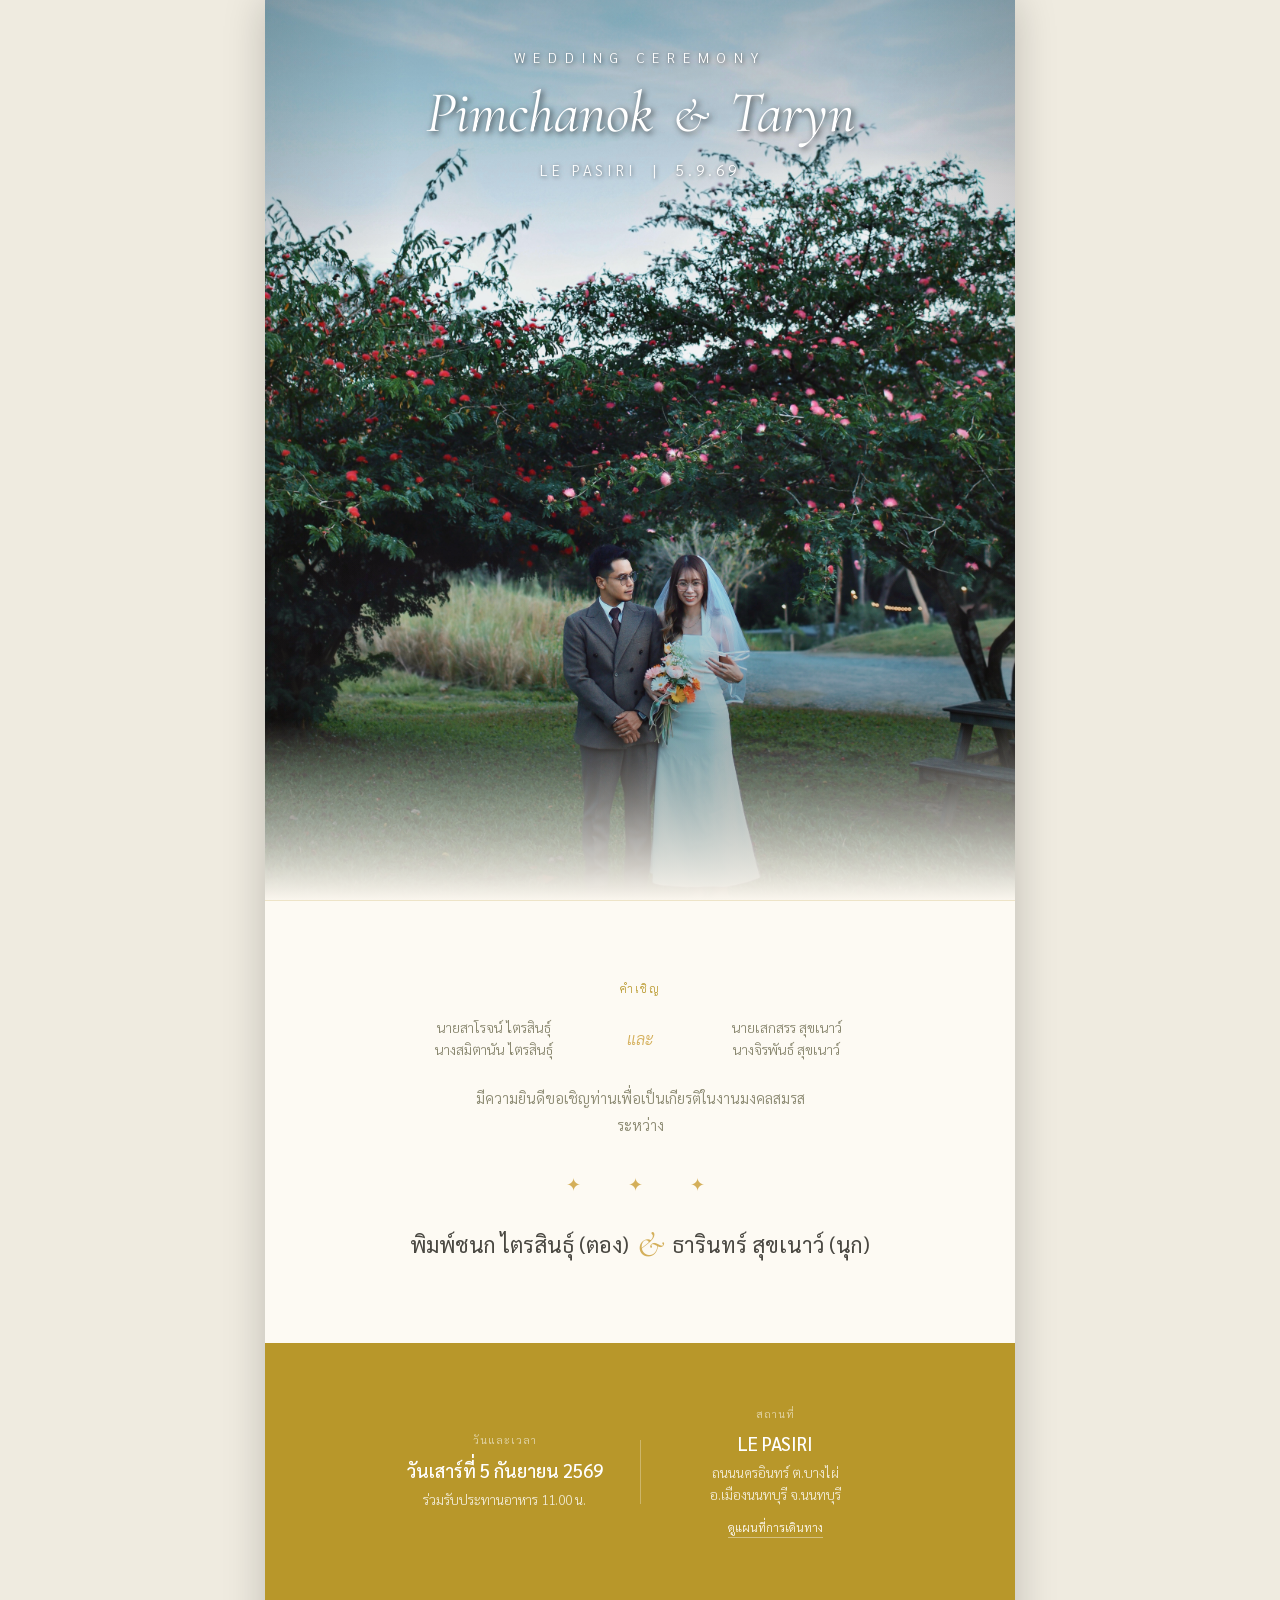
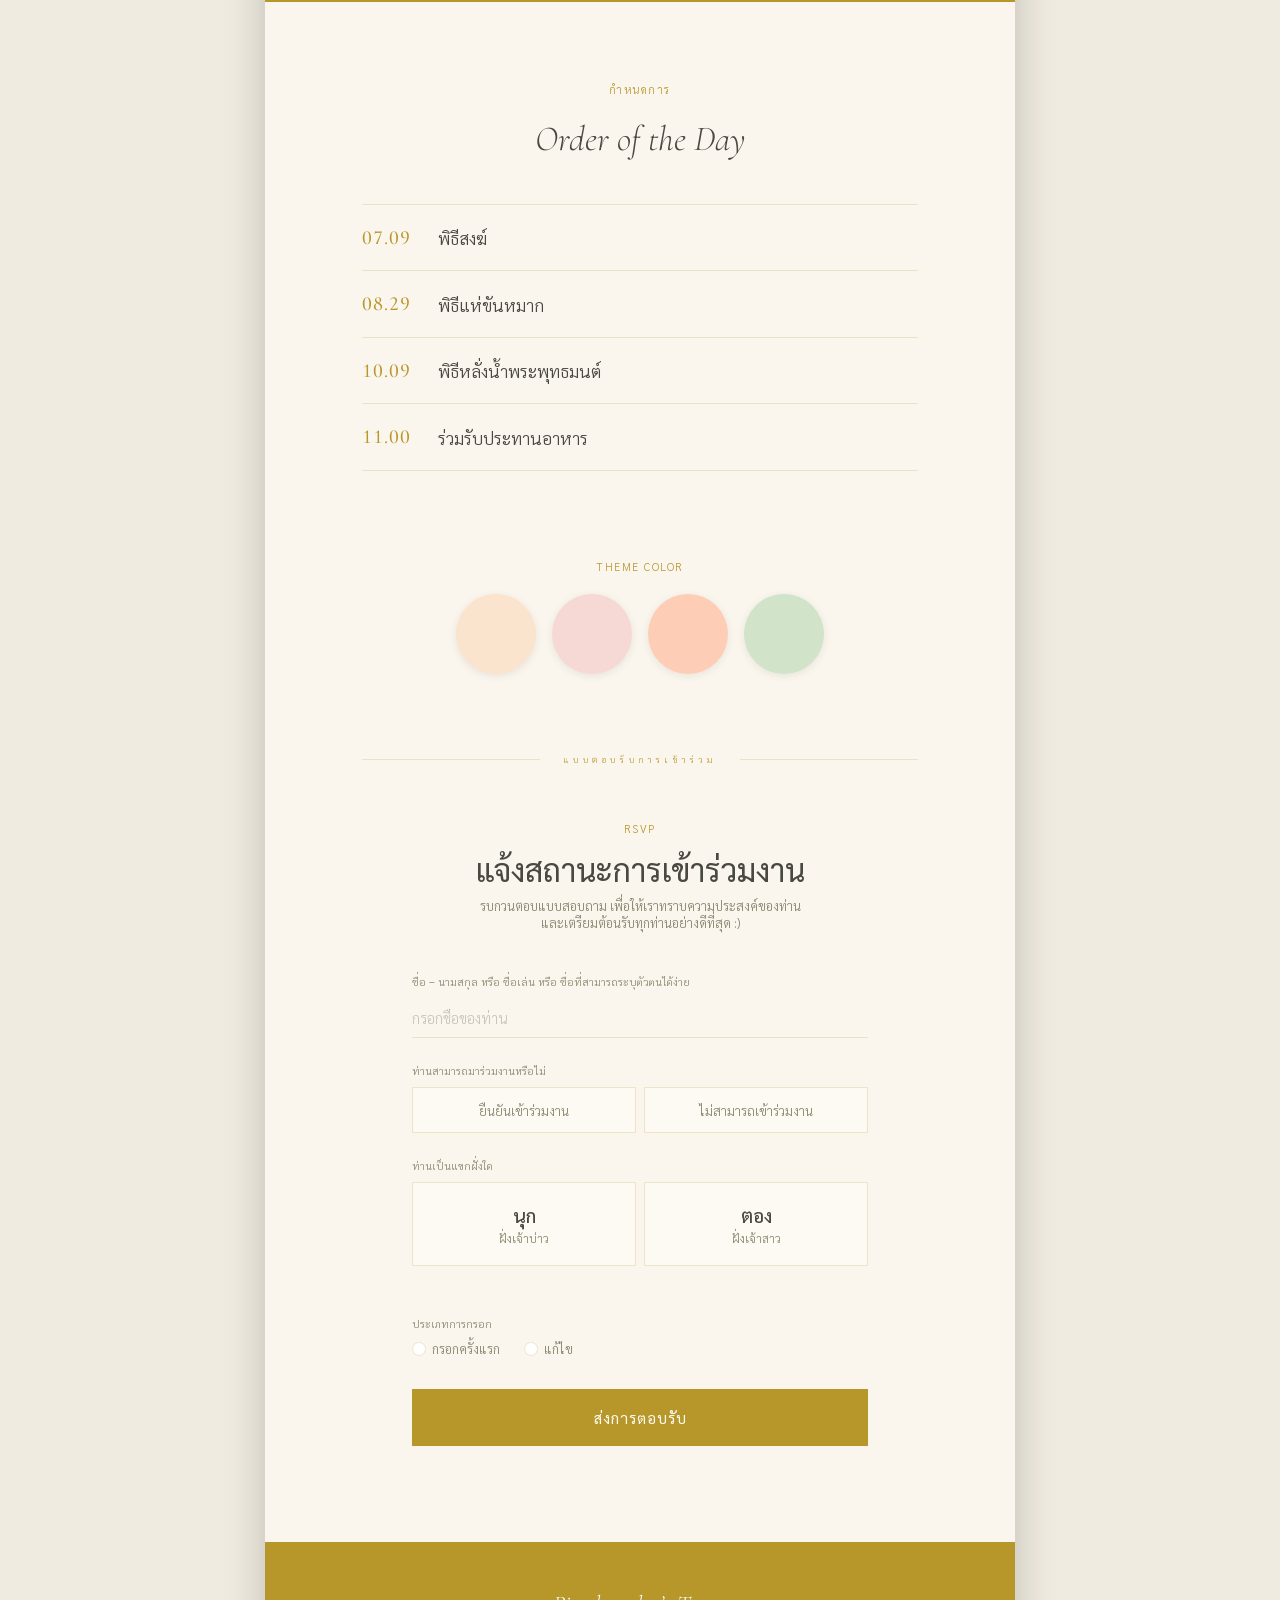
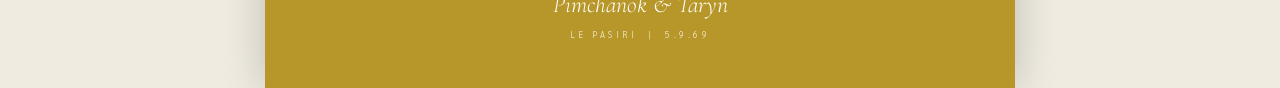
<file: index.html>
<!DOCTYPE html>
<html lang="th">
<head>
<meta charset="UTF-8">
<meta name="viewport" content="width=device-width, initial-scale=1.0">
<title>Pimchanok & Taryn — 5 September 2569</title>
<link rel="preconnect" href="https://fonts.googleapis.com">
<link rel="preconnect" href="https://fonts.gstatic.com" crossorigin>
<link href="https://fonts.googleapis.com/css2?family=Cormorant+Garamond:ital,wght@0,300;0,400;0,500;1,300;1,400;1,500&family=Sarabun:ital,wght@0,300;0,400;0,500;1,300;1,400&display=swap" rel="stylesheet">
<link rel="stylesheet" href="style.css">  
</head>
<body>

<section class="hero">
  <div class="hero-bg">
    <img src="assets/images/main-photo.jpg" alt="Pimchanok & Taryn Wedding" class="main-hero-img">
  </div>
  <div class="hero-overlay"></div>
  <div class="hero-fade"></div>

  <div class="hero-content">
    <p class="hero-eyebrow">WEDDING CEREMONY</p>
    <h1 class="hero-names">
      Pimchanok <span class="hero-amp">&amp;</span> Taryn
    </h1>
    <p class="hero-date" style="margin-top: 15px;">LE PASIRI &nbsp;|&nbsp; 5.9.69</p>
  </div>
</section>

<section class="invitation">
  <div class="invitation-inner">
    <span class="label">คำเชิญ</span>
    
    <div style="display: flex; justify-content: center; align-items: center; width: 100%; margin-bottom: 1.5rem;">
      <div style="flex: 1; text-align: center;">
        <p class="family-text" style="margin: 0; line-height: 1.6;">นายสาโรจน์ ไตรสินธุ์</p>
        <p class="family-text" style="margin: 0; line-height: 1.6;">นางสมิตานัน ไตรสินธุ์</p>
      </div>
      <div style="padding: 0 10px;">
        <span class="family-and">และ</span>
      </div>
      <div style="flex: 1; text-align: center;">
        <p class="family-text" style="margin: 0; line-height: 1.6;">นายเสกสรร สุขเนาว์</p>
        <p class="family-text" style="margin: 0; line-height: 1.6;">นางจิรพันธ์ สุขเนาว์</p>
      </div>
    </div>

    <p class="invite-body">มีความยินดีขอเชิญท่านเพื่อเป็นเกียรติในงานมงคลสมรส<br>ระหว่าง</p>
    <span class="ornament">✦ &nbsp; ✦ &nbsp; ✦</span>
    
    <div class="couple-names-large">
      <span>พิมพ์ชนก ไตรสินธุ์ (ตอง)</span>
      <span class="couple-amp">&amp;</span>
      <span>ธารินทร์ สุขเนาว์ (นุก)</span>
    </div>
  </div>
</section>

<div class="details-band">
  <div class="details-grid">
    <div class="detail-col">
      <span class="detail-label">วันและเวลา</span>
      <div class="detail-value">วันเสาร์ที่ 5 กันยายน 2569</div>
      <div class="detail-sub">ร่วมรับประทานอาหาร 11.00 น.</div>
    </div>
    <div class="detail-divider"></div>
    <div class="detail-col">
      <span class="detail-label">สถานที่</span>
      <div class="detail-value">LE PASIRI</div>
      <div class="detail-sub">ถนนนครอินทร์ ต.บางไผ่<br>อ.เมืองนนทบุรี จ.นนทบุรี</div>
      
      <a href="https://maps.app.goo.gl/NENQAEEpJ6wbPrLT9" target="_blank" class="map-link">
        ดูแผนที่การเดินทาง
      </a>

    </div>
  </div>
</div>

<section class="schedule-section">
  <span class="label" style="text-align:center;display:block;">กำหนดการ</span>
  <h2 class="section-title">Order of the Day</h2>
  <ul class="schedule-list">
    <li class="schedule-row"><span class="sch-time">07.09</span><span class="sch-name">พิธีสงฆ์</span></li>
    <li class="schedule-row"><span class="sch-time">08.29</span><span class="sch-name">พิธีแห่ขันหมาก</span></li>
    <li class="schedule-row"><span class="sch-time">10.09</span><span class="sch-name">พิธีหลั่งน้ำพระพุทธมนต์</span></li>
    <li class="schedule-row"><span class="sch-time">11.00</span><span class="sch-name">ร่วมรับประทานอาหาร</span></li>
  </ul>

  <div class="theme-colors">
    <span class="label" style="text-align:center;display:block;margin-bottom:1.25rem;">Theme Color</span>
    <div class="color-circles">
      <div class="color-circle" style="background:#fae4cd;"></div>
      <div class="color-circle" style="background:#f6d9d5;"></div>
      <div class="color-circle" style="background:#fecdb5;"></div>
      <div class="color-circle" style="background:#d1e3c9;"></div>
    </div>
  </div>
</section>

<div class="divider-row">
  <div class="divider-line"></div>
  <span class="divider-mark">แบบตอบรับการเข้าร่วม</span>
  <div class="divider-line"></div>
</div>

<section class="rsvp-section" id="rsvp">
  <span class="label" style="text-align:center;display:block;margin-bottom:0.75rem;">RSVP</span>
  <h2 class="rsvp-title">แจ้งสถานะการเข้าร่วมงาน</h2>
  <p class="rsvp-sub">รบกวนตอบแบบสอบถาม เพื่อให้เราทราบความประสงค์ของท่าน<br>และเตรียมต้อนรับทุกท่านอย่างดีที่สุด :)</p>

  <div class="form-wrap" id="formWrap">
    
    <div class="form-group">
      <label class="form-label" for="guestName">ชื่อ – นามสกุล หรือ ชื่อเล่น หรือ ชื่อที่สามารถระบุตัวตนได้ง่าย </label>
      <input type="text" id="guestName" placeholder="กรอกชื่อของท่าน" autocomplete="name">
    </div>

    <div class="form-group">
      <label class="form-label">ท่านสามารถมาร่วมงานหรือไม่</label>
      <div class="toggle-group">
        <input type="radio" name="attend" id="yes" value="ยืนยันเข้าร่วมงาน">
        <label for="yes">ยืนยันเข้าร่วมงาน</label>
        <input type="radio" name="attend" id="no" value="ไม่สามารถเข้าร่วมงาน">
        <label for="no">ไม่สามารถเข้าร่วมงาน</label>
      </div>
    </div>

    <div class="form-group count-group hidden" id="countGroup">
      <label class="form-label">จำนวนผู้เข้าร่วม (รวมท่านด้วย)</label>
      <div class="count-control">
        <button class="count-btn" id="countDown" type="button">−</button>
        <span class="count-display" id="countDisplay">1</span>
        <button class="count-btn" id="countUp" type="button">+</button>
      </div>
      <input type="hidden" id="guestCount" value="1">
    </div>

    <div class="form-group">
      <label class="form-label">ท่านเป็นแขกฝั่งใด</label>
      <div class="side-options">
        <div class="side-option">
          <input type="radio" name="side" id="side-groom" value="ฝั่งเจ้าบ่าว">
          <label for="side-groom">
            <span class="side-name">นุก</span>
            <span class="side-sub">ฝั่งเจ้าบ่าว</span>
          </label>
        </div>
        <div class="side-option">
          <input type="radio" name="side" id="side-bride" value="ฝั่งเจ้าสาว">
          <label for="side-bride">
            <span class="side-name">ตอง</span>
            <span class="side-sub">ฝั่งเจ้าสาว</span>
          </label>
        </div>
      </div>
    </div>

    <div class="extra-fields" id="extraFields">
      <div class="form-group" style="margin-bottom:0;">
        <label class="form-label">ความสัมพันธ์</label>
        <select class="form-select" id="relationship">
          <option value="" disabled selected>กรุณาเลือก</option>
        </select>
      </div>
    </div>

    <div class="form-group" style="margin-top:1.6rem; margin-bottom:0;">
      <label class="form-label">ประเภทการกรอก</label>
      <div class="mini-radio-group">
        <input type="radio" name="fillType" id="fill-first" value="กรอกครั้งแรก">
        <label for="fill-first">กรอกครั้งแรก</label>
        <input type="radio" name="fillType" id="fill-edit" value="แก้ไข">
        <label for="fill-edit">แก้ไข</label>
      </div>
    </div>

    <button class="btn-submit" id="submitBtn" type="button">ส่งการตอบรับ</button>
    <p class="status-msg" id="statusMsg"></p>
    
  </div>

  <div class="success-card" id="successCard">
    <span class="success-icon">Thank you</span>
    <h3 class="success-title" id="successTitle">ขอบคุณมาก</h3>
    <p class="success-text" id="successText">เราได้รับการตอบรับของท่านแล้ว<br>แล้วพบกันในวันงาน</p>
  </div>
</section>

<footer>
  <span class="footer-names">Pimchanok &amp; Taryn</span>
  <span class="footer-sub">LE PASIRI &nbsp;|&nbsp; 5.9.69</span>
</footer>

<script>
// ==========================================
// 1. ส่วนตั้งค่าตัวเลือกความสัมพันธ์
// ==========================================
const relationshipOptions = {
  'ฝั่งเจ้าบ่าว': [
    'แขกคุณพ่อ',
    'แขกคุณแม่',
    'เบญจมฯ',
    'เทคนิคนครฯ',
    'KMUTNB PnET',
    'KMUTNB EE',
    'CU STAT-DS',
    'NESDC',
    'PTT Digital'
  ],
  'ฝั่งเจ้าสาว': [
    'แขกคุณพ่อคุณแม่',
    'เพื่อนประถม',
    'SKN',
    'Samsen',
    'CU STAT',
    'CU ENG',
    'CU ชาวเขา',
    'KBANK',
    'ACN',
    'IBM'
  ]
};

const relationshipSelect = document.getElementById('relationship');

function updateRelationshipDropdown(selectedSide) {
  relationshipSelect.innerHTML = '<option value="" disabled selected>กรุณาเลือก</option>';
  if (relationshipOptions[selectedSide]) {
    relationshipOptions[selectedSide].forEach(function(optionText) {
      const option = document.createElement('option');
      option.value = optionText;
      option.textContent = optionText;
      relationshipSelect.appendChild(option);
    });
  }
}

// ==========================================
// 2. ระบบนับจำนวนคน และการแสดงผลช่องต่างๆ
// ==========================================
let count = 1;
const countGroup = document.getElementById('countGroup');

function updateCount(n) {
  count = Math.max(1, Math.min(5, n));
  document.getElementById('countDisplay').textContent = count;
  document.getElementById('guestCount').value = count;
}

document.getElementById('countDown').addEventListener('click', () => updateCount(count - 1));
document.getElementById('countUp').addEventListener('click',   () => updateCount(count + 1));

document.querySelectorAll('input[name="side"]').forEach(r => {
  r.addEventListener('change', (e) => {
    document.getElementById('extraFields').classList.add('show');
    updateRelationshipDropdown(e.target.value); 
  });
});

document.querySelectorAll('input[name="attend"]').forEach(r => {
  r.addEventListener('change', () => {
    countGroup.classList.toggle('hidden', r.value !== 'ยืนยันเข้าร่วมงาน');
  });
});

// ==========================================
// 3. ระบบตรวจสอบฟอร์ม และส่งข้อมูลเข้า Google Sheets
// ==========================================
document.getElementById('submitBtn').addEventListener('click', async () => {
  const name         = document.getElementById('guestName').value.trim();
  const attendEl     = document.querySelector('input[name="attend"]:checked');
  const sideEl       = document.querySelector('input[name="side"]:checked');
  const relationship = document.getElementById('relationship').value;
  const fillTypeEl   = document.querySelector('input[name="fillType"]:checked');
  const btn          = document.getElementById('submitBtn');

  let hasError = false;
  document.getElementById('guestName').classList.remove('field-error');
  document.querySelector('.toggle-group')?.classList.remove('field-error');
  
  if (!name) {
    document.getElementById('guestName').classList.add('field-error');
    showMsg('กรุณากรอกข้อมูลให้ครบถ้วน', 'error');
    hasError = true;
  }
  if (!attendEl) {
    document.querySelectorAll('.toggle-group label').forEach(l => l.style.borderColor = '#cc0000');
    showMsg('กรุณากรอกข้อมูลให้ครบถ้วน', 'error');
    hasError = true;
  }
  if (!sideEl) {
    document.querySelectorAll('.side-option label').forEach(l => l.style.borderColor = '#cc0000');
    showMsg('กรุณากรอกข้อมูลให้ครบถ้วน', 'error');
    hasError = true;
  }
  if (!relationship) {
    document.getElementById('relationship').classList.add('field-error');
    showMsg('กรุณากรอกข้อมูลให้ครบถ้วน', 'error');
    hasError = true;
  }
  if (!fillTypeEl) {
    showMsg('กรุณากรอกข้อมูลให้ครบถ้วน', 'error');
    hasError = true;
  }
  if (hasError) return;

  const attend   = attendEl.value;
  const side     = sideEl.value;
  const fillType = fillTypeEl.value;
  const guests   = attend === 'ยืนยันเข้าร่วมงาน' ? count : 0;
  const now      = new Date().toISOString();

  btn.disabled = true;
  showMsg('กำลังส่งข้อมูล...', 'loading');

  try {
    const scriptURL = 'https://script.google.com/macros/s/AKfycby5U4DhLMYTqkpa61uRtqvUeotc0JwSDo9HjfR2i3c2cJ0k2xiSpKih8_Jd_L_vBvt9/exec'; 
    
    const res = await fetch(scriptURL, {
      method: 'POST',
      headers: {
        'Content-Type': 'text/plain;charset=utf-8'
      },
      body: JSON.stringify({
        'ชื่อ': name,
        'การตอบรับ': attend,
        'ฝั่งแขก': side,
        'จำนวนคน': guests,
        'ความสัมพันธ์': relationship,
        'ประเภทการกรอก': fillType,
        'เวลากรอก': now
      })
    });

    if (!res.ok) throw new Error('Google Sheets error');

    document.getElementById('formWrap').classList.add('hidden');
    document.getElementById('successCard').classList.add('show');

    if (attend !== 'ยืนยันเข้าร่วมงาน') {
      document.getElementById('successTitle').textContent = 'ขอบคุณที่แจ้งให้ทราบ';
      document.getElementById('successText').textContent  = 'เราเข้าใจและขอบคุณที่ส่งความปรารถนาดีมา\nหวังว่าจะได้พบกันในโอกาสหน้า';
    }
  } catch (e) {
    showMsg('เกิดข้อผิดพลาด กรุณาลองใหม่อีกครั้ง', 'error');
    btn.disabled = false;
  }
});

function showMsg(text, type) {
  const msg = document.getElementById('statusMsg');
  msg.textContent = text;
  msg.className   = 'status-msg ' + type;
}
</script>

</body>
</html>
</file>
<file: style.css>
*, *::before, *::after { box-sizing: border-box; margin: 0; padding: 0; }

:root {
  --cream:  #FAF6EE;
  --cream2: #F0E9D8;
  --gold:   #B8972A;
  --gold2:  #D4AF5A;
  --gold-pale: #F5EDD8;
  --ink:    #4A4842;
  --muted:  #88866E;
  --border: rgba(184,151,42,0.22);
  --white:  #FDFAF3;
}

html { scroll-behavior: smooth; }

body {
  font-family: 'Sarabun', sans-serif;
  font-weight: 300;
  background: var(--cream);
  color: var(--ink);
  letter-spacing: 0.03;
}

/* สร้าง Animation ให้ค่อยๆ ปรากฏและลอยขึ้น */
@keyframes heroFadeUp {
  0% { 
    opacity: 0; 
    transform: translateY(30px); 
  }
  100% { 
    opacity: 1; 
    transform: translateY(0); 
  }
}


/* ══ HERO — full-bleed, photo untouched ══ */
.hero {
  position: relative;
  width: 100%;
  height: 100svh;
  min-height: 640px;
  overflow: hidden;
}

.hero-bg {
  position: absolute;
  inset: 0;
  z-index: 0;
  overflow: hidden;
}

.main-hero-img {
  width: 100%;
  height: 100%;
  object-fit: cover;
  object-position: center 15%;
}

.hero-overlay {
  position: absolute;
  inset: 0;
  background:
    linear-gradient(to bottom,
      rgba(10,8,2,0.18) 0%,
      rgba(10,8,2,0)    25%,
      rgba(10,8,2,0)    60%,
      rgba(10,8,2,0.5)  100%),
    linear-gradient(to right,
      rgba(10,8,2,0.12) 0%,
      rgba(10,8,2,0)    18%,
      rgba(10,8,2,0)    82%,
      rgba(10,8,2,0.12) 100%);
  z-index: 1;
}

.hero-fade {
  position: absolute;
  bottom: 0; left: 0; right: 0;
  height: 180px;
  background: linear-gradient(to bottom, transparent, var(--cream));
  z-index: 2;
}

.hero-content {
  position: absolute;
  top: 3rem;
  left: 0; right: 0;
  z-index: 3;
  text-align: center;
  padding: 0 10px;
}

/* =========================================
   ส่วนจัดการฟอนต์และสัดส่วนของหน้าปก (Hero Section)
   ========================================= */

/* บรรทัดที่ 1: WEDDING CEREMONY */
.hero-eyebrow {
  font-family: 'Sarabun', sans-serif;
  font-size: clamp(10px, 2.5vw, 14px);
  letter-spacing: clamp(4px, 1.5vw, 8px);
  text-transform: uppercase;
  color: #FFFFFF;
  text-shadow: 1px 1px 4px rgba(0, 0, 0, 0.6);
  margin-bottom: 15px;
  white-space: nowrap;
  
  /* --- ส่วนที่เพิ่ม Animation --- */
  opacity: 0; /* ซ่อนไว้ก่อน */
  animation: heroFadeUp 1.2s ease-out forwards;
  animation-delay: 0.5s; /* รอ 0.5 วินาที ให้รูปชัดก่อนแล้วค่อยโชว์ */
}

/* บรรทัดที่ 2: Pimchanok & Taryn */
.hero-names {
  font-family: 'Cormorant Garamond', serif;
  font-size: clamp(36px, 11.5vw, 58px); 
  font-weight: 400;
  font-style: italic;
  letter-spacing: 0px;
  color: #FFFFFF;
  text-shadow: 2px 2px 6px rgba(0, 0, 0, 0.7);
  margin: 0;
  line-height: 1.1;
  white-space: nowrap;
  
  /* --- ส่วนที่เพิ่ม Animation --- */
  opacity: 0;
  animation: heroFadeUp 1.2s ease-out forwards;
  animation-delay: 0.9s; /* โชว์ตามมาหลังจากบรรทัดแรกนิดนึง */
}

/* เครื่องหมาย & ระหว่างชื่อ (คงไว้เหมือนเดิม ไม่ต้องแก้ เพราะมันจะลอยมาพร้อมชื่อครับ) */
.hero-amp {
  font-family: 'Cormorant Garamond', serif;
  font-style: italic;
  font-size: clamp(30px, 9vw, 48px);
  color: #FFFFFF;
  text-shadow: 2px 2px 6px rgba(0, 0, 0, 0.7);
  margin: 0 6px;
}

/* บรรทัดที่ 3: LE PASIRI | 5.9.69 */
.hero-date {
  font-family: 'Sarabun', sans-serif;
  font-size: 15px;
  letter-spacing: 4px;
  color: #FFFFFF;
  text-shadow: 1px 1px 4px rgba(0, 0, 0, 0.6);
  margin-top: 20px;
  
  /* --- ส่วนที่เพิ่ม Animation --- */
  opacity: 0;
  animation: heroFadeUp 1.2s ease-out forwards;
  animation-delay: 1.3s; /* โชว์เป็นอันดับสุดท้าย */
}

/* ══ INVITATION ══ */
.invitation {
  background: var(--white);
  border-top: 1px solid var(--border);
  padding: 5rem 2rem;
  text-align: center;
}

.invitation-inner { max-width: 540px; margin: 0 auto; }

.label {
  font-size: 0.7rem;         /* ปรับขนาดให้อ่านง่าย */
  letter-spacing: 1.5px;     /* เพิ่มช่องไฟนิดนึง */
  text-transform: uppercase;
  color: var(--gold);
  display: block;
  margin-bottom: 1.25rem;
}

.family-text {
  font-size: 0.95rem;        /* ปรับขนาดชื่อพ่อแม่ */
  color: var(--muted);
  line-height: 1.8;
}

.family-and {
  font-family: 'Sarabun', sans-serif; /* เปลี่ยนเป็น Sarabun */
  font-style: italic;
  font-size: 1rem;
  color: var(--gold2);
}

.invite-body {
  font-size: 0.95rem;        /* ปรับขนาดเนื้อหาคำเชิญ */
  color: var(--muted);
  line-height: 1.8;
  margin-top: 1.25rem;
}

.ornament {
  color: var(--gold2);
  font-size: 1.1rem;
  letter-spacing: 0.5em;
  margin: 2rem 0;
  display: block;
}

.couple-names-large {
  display: flex;
  flex-direction: column;
  justify-content: center;
  align-items: center;
  gap: 8px;
  font-family: 'Sarabun', sans-serif;
  font-weight: 400;
  font-size: clamp(18px, 5vw, 24px);
  color: var(--ink);
  line-height: 1.3;
}

.couple-names-large span {
  text-align: center;
}

.couple-amp {
  display: block;
  font-family: 'Cormorant Garamond', serif;
  font-style: italic;
  font-size: clamp(28px, 8vw, 36px);
  color: var(--gold2);
  margin: 0;
  line-height: 1;
}

@media (min-width: 768px) {
  .couple-names-large {
    flex-direction: row;
    gap: 15px;
  }
}

/* ══ DETAILS BAND ══ */
.details-band {
  background: var(--gold);
  padding: 3.5rem 2rem;
}

.details-grid {
  display: grid;
  grid-template-columns: 1fr 1px 1fr;
  max-width: 540px;
  margin: 0 auto;
  align-items: center;
}

.detail-col { text-align: center; padding: 0.5rem 2rem; }

.detail-divider {
  width: 1px; height: 64px;
  background: rgba(255,255,255,0.3);
}

.detail-label {
  font-size: 0.65rem;        /* ขยาย Label */
  letter-spacing: 1px;
  text-transform: uppercase;
  color: rgba(255,255,255,0.65);
  display: block;
  margin-bottom: 0.6rem;
}

.detail-value {
  font-family: 'Sarabun', sans-serif; /* เปลี่ยนเป็น Sarabun */
  font-size: 1.15rem;
  font-weight: 500;                   /* เพิ่มความหนา */
  color: #fff;
  line-height: 1.55;
}

.detail-sub {
  font-size: 0.85rem;        /* ขยายที่อยู่ย่อย */
  color: rgba(255,255,255,0.8);
  margin-top: 0.3rem;
  letter-spacing: 0;
  line-height: 1.6;
}

/* ตกแต่งลิงก์แผนที่ให้เหมือนปุ่มเล็กๆ */
.map-link {
  display: inline-block;
  margin-top: 0.8rem;
  font-family: 'Sarabun', sans-serif;
  font-size: 0.75rem;
  color: var(--white);
  text-decoration: none;
  border-bottom: 1px solid rgba(255, 255, 255, 0.4);
  padding-bottom: 2px;
  transition: all 0.3s;
}

.map-link:hover {
  color: var(--ink);
  border-bottom-color: var(--ink);
}


/* ══ SCHEDULE ══ */
.schedule-section {
  padding: 5rem 2rem;
  max-width: 620px;
  margin: 0 auto;
}

.section-title {
  font-family: 'Cormorant Garamond', serif;
  font-weight: 300;
  font-style: italic;
  font-size: 2.2rem;
  color: var(--ink);
  text-align: center;
  margin-bottom: 2.75rem;
}

.schedule-list { list-style: none; border-top: 1px solid var(--border); }

.schedule-row {
  display: grid;
  grid-template-columns: 76px 1fr;
  border-bottom: 1px solid var(--border);
  padding: 1.3rem 0;
  align-items: center;
  transition: background 0.2s;
}

.schedule-row:hover { background: rgba(184,151,42,0.05); }

/* ── Theme Colors ── */
.theme-colors {
  margin-top: 3rem;
  padding-top: 2.5rem;
}

.color-circles {
  display: flex;
  justify-content: center;
  gap: 1rem;
}

.color-circle {
  width: clamp(56px, 14vw, 80px);
  height: clamp(56px, 14vw, 80px);
  border-radius: 50%;
  box-shadow: 0 2px 8px rgba(0,0,0,0.08);
}

.sch-time {
  font-family: 'Cormorant Garamond', serif;
  font-variant-numeric: lining-nums tabular-nums; /* บังคับให้ฐานตัวเลขเรียงตรงกันและสูงเท่ากัน */
  font-size: 1.25rem;                             /* ปรับขนาดให้ใหญ่ขึ้นนิดนึงเพื่อความสมดุล */
  letter-spacing: 0.05em;
  color: var(--gold);
  font-weight: 500;
}

.sch-name {
  font-family: 'Sarabun', sans-serif;      /* เปลี่ยนชื่อพิธีเป็น Sarabun */
  font-size: 1.1rem;
  color: var(--ink);
}

/* ══ DIVIDER ══ */
.divider-row {
  display: flex;
  align-items: center;
  gap: 1.5rem;
  max-width: 620px;
  margin: 0 auto;
  padding: 0 2rem 3.5rem;
}

.divider-line { flex: 1; height: 1px; background: var(--border); }

.divider-mark {
  font-size: 0.55rem;
  letter-spacing: 0.48em;
  text-transform: uppercase;
  color: var(--gold);
  white-space: nowrap;
}

/* ══ RSVP ══ */
.rsvp-section {
  padding: 0 2rem 6rem;
  max-width: 520px;
  margin: 0 auto;
}

.rsvp-title {
  font-family: 'Sarabun', sans-serif;      /* เปลี่ยนหัวข้อเป็น Sarabun */
  font-weight: 400;
  font-style: normal;                      /* เอาตัวเอียงออกสำหรับภาษาไทย */
  font-size: 2rem;
  color: var(--ink);
  text-align: center;
  margin-bottom: 0.5rem;
}

.rsvp-sub {
  text-align: center;
  font-size: 0.82rem;
  color: var(--muted);
  margin-bottom: 2.75rem;
  letter-spacing: 0;
}

.form-group { margin-bottom: 1.6rem; }

.form-label {
  display: block;
  font-size: 0.67rem;
  letter-spacing: 0;
  color: var(--muted);
  margin-bottom: 0.65rem;
}

input[type="text"] {
  width: 100%;
  background: transparent;
  border: none;
  border-bottom: 1px solid var(--border);
  padding: 0.65rem 0;
  font-family: 'Sarabun', sans-serif;
  font-weight: 300;
  font-size: 0.9rem;
  color: var(--ink);
  outline: none;
  transition: border-color 0.25s;
  border-radius: 0;
}

input[type="text"]::placeholder { color: rgba(26,26,20,0.22); }
input[type="text"]:focus { border-bottom-color: var(--gold); }

.toggle-group { display: grid; grid-template-columns: 1fr 1fr; gap: 8px; }
.toggle-group input[type="radio"] { display: none; }

.toggle-group label {
  display: block;
  padding: 0.85rem 1rem;
  text-align: center;
  font-size: 0.82rem;
  letter-spacing: 0;
  text-transform: uppercase;
  color: var(--muted);
  border: 1px solid var(--border);
  cursor: pointer;
  transition: all 0.2s;
  margin: 0;
  background: var(--white);
}

.toggle-group input[type="radio"]:checked + label {
  border-color: var(--gold);
  color: var(--gold);
  background: var(--gold-pale);
}

.count-group { transition: opacity 0.3s, max-height 0.4s; }
.count-group.hidden { opacity: 0; pointer-events: none; max-height: 0; overflow: hidden; margin: 0; }

.count-control { display: flex; align-items: center; border-bottom: 1px solid var(--border); }

.count-btn {
  width: 44px; height: 44px;
  background: none; border: none;
  font-size: 1.1rem;
  color: var(--gold);
  cursor: pointer;
  display: flex; align-items: center; justify-content: center;
  transition: opacity 0.2s;
}

.count-btn:hover { opacity: 0.6; }

.count-display {
  flex: 1;
  text-align: center;
  font-family: 'Sarabun', sans-serif;
  font-size: 1.6rem;
  color: var(--ink);
}

.side-options { display: grid; grid-template-columns: 1fr 1fr; gap: 8px; }
.side-option input[type="radio"] { display: none; }

.side-option label {
  display: flex;
  flex-direction: column;
  align-items: center;
  gap: 4px;
  padding: 1.2rem 0.75rem;
  border: 1px solid var(--border);
  background: var(--white);
  cursor: pointer;
  transition: all 0.2s;
  margin: 0;
  text-align: center;
}

.side-name {
  font-family: 'Sarabun', sans-serif;      /* เปลี่ยนฟอนต์ภาษาไทยให้กลมกลืน */
  font-style: normal;
  font-weight: 500;
  font-size: 1.2rem;
  color: var(--ink);
  display: block;
  line-height: 1.2;
}

.side-sub {
  font-size: 0.75rem;
  letter-spacing: 0;
  text-transform: uppercase;
  color: var(--muted);
}

.side-option input[type="radio"]:checked + label {
  border-color: var(--gold);
  background: var(--gold-pale);
}

.side-option input[type="radio"]:checked + label .side-name { color: var(--gold); }

.btn-submit {
  width: 100%;
  margin-top: 2rem;
  padding: 1.15rem;
  background: var(--gold);
  border: none;
  color: var(--white);
  font-family: 'Sarabun', sans-serif;
  font-weight: 400;
  font-size: 0.95rem;
  letter-spacing: 1px;
  text-transform: uppercase;
  cursor: pointer;
  transition: background 0.3s;
}

.btn-submit:hover { 
  background: var(--gold2); 
  color: #fff; 
}
.btn-submit:disabled { 
  opacity: 0.6; 
  cursor: not-wait; 
  background-color: var(--muted);
}

.status-msg {
  font-size: 0.7rem;
  text-align: center;
  padding: 0.75rem;
  margin-top: 1rem;
  display: none;
  letter-spacing: 0.08em;
}

.status-msg.error { color: #8b2020;font-weight: 500;display: block; }
.status-msg.loading { color: var(--muted); display: block; }
.form-wrap.hidden { display: none; }

.success-card {
  display: none;
  text-align: center;
  padding: 3.5rem 2rem;
  border: 1px solid var(--border);
  background: var(--white);
}

.success-card.show { display: block; }

.success-icon {
  font-family: 'Cormorant Garamond', serif;
  font-style: italic;
  font-size: 2.8rem;
  color: var(--gold2);
  display: block;
  margin-bottom: 1rem;
}

.success-title {
  font-family: 'Sarabun', sans-serif;      /* เปลี่ยนหัวข้อขอบคุณให้เป็น Sarabun */
  font-size: 1.8rem;
  font-weight: 400;
  color: var(--ink);
  margin-bottom: 0.75rem;
}

.success-text {
  font-size: 0.85rem;                      /* ขยายข้อความนิดนึงให้อ่านง่าย */
  color: var(--muted);
  line-height: 1.8;
}

/* ══ FOOTER ══ */
footer {
  background: var(--gold);
  color: rgba(255, 255, 255, 0.9);
  padding: 3rem 2rem;
  text-align: center;
  display: flex;
  flex-direction: column;
  gap: 0.6rem;
}

.footer-names {
  font-family: 'Cormorant Garamond', serif;
  font-style: italic;
  font-size: 1.5rem;
  color: #FFFFFF;
}

.footer-sub {
  font-size: 0.54rem;
  letter-spacing: 0.4em;
  text-transform: uppercase;
  color: rgba(255, 255, 255, 0.8);
}


/* ── Extra fields after side selection ── */
.extra-fields {
  margin-top: 1rem;
  display: flex;
  flex-direction: column;
  gap: 1rem;
  opacity: 0;
  max-height: 0;
  overflow: hidden;
  transition: opacity 0.3s, max-height 0.4s;
}

.extra-fields.show {
  opacity: 1;
  max-height: 300px;
}

select.form-select {
  width: 100%;
  background: transparent;
  border: none;
  border-bottom: 1px solid var(--border);
  padding: 0.65rem 0;
  font-family: 'Sarabun', sans-serif;
  font-weight: 300;
  font-size: 1rem;
  color: var(--ink);
  outline: none;
  appearance: none;
  -webkit-appearance: none;
  background-image: url("data:image/svg+xml,%3Csvg xmlns='http://www.w3.org/2000/svg' width='12' height='8' viewBox='0 0 12 8'%3E%3Cpath d='M1 1l5 5 5-5' stroke='%23B8972A' stroke-width='1.5' fill='none' stroke-linecap='round'/%3E%3C/svg%3E");
  background-repeat: no-repeat;
  background-position: right 4px center;
  cursor: pointer;
  border-radius: 0;
}

select.form-select:focus { border-bottom-color: var(--gold); outline: none; }

.mini-radio-group {
  display: flex;
  gap: 1.5rem;
}

.mini-radio-group input[type="radio"] { display: none; }

.mini-radio-group label {
  display: flex;
  align-items: center;
  gap: 6px;
  font-size: 0.82rem;
  color: var(--muted);
  cursor: pointer;
  position: relative;
  padding-left: 20px;
}

.mini-radio-group label::before {
  content: '';
  position: absolute;
  left: 0;
  width: 14px; height: 14px;
  border: 1px solid var(--border);
  border-radius: 50%;
  background: white;
  transition: all 0.2s;
}

.mini-radio-group input[type="radio"]:checked + label::before {
  border-color: var(--gold);
  background: var(--gold);
  box-shadow: inset 0 0 0 3px white;
}

.mini-radio-group input[type="radio"]:checked + label {
  color: var(--ink);
}

@keyframes fadeUp {
  from { opacity: 0; transform: translateY(16px); }
  to   { opacity: 1; transform: translateY(0); }
}

@media (max-width: 480px) {
  .details-grid { grid-template-columns: 1fr; gap: 1.75rem; }
  .detail-divider { width: 40px; height: 1px; margin: 0 auto; }
}

.field-error {
  border-bottom: 1px solid #cc0000 !important;
}

.field-error-label {
  color: #cc0000;
}

/* =========================================
   ปรับการแสดงผลสำหรับหน้าจอคอมพิวเตอร์ (Desktop)
   ========================================= */
@media (min-width: 768px) {
  html {
    background-color: #EFEBE0 !important; 
  }
  body {
    max-width: 750px !important;
    margin: 0 auto !important;
    position: relative !important;
    background-color: #FAF6EE !important;
    box-shadow: 0 0 40px rgba(0, 0, 0, 0.2) !important;
    min-height: 100vh !important;
    overflow-x: hidden !important;
  }

  /* ❗ เพิ่มโค้ดนี้ เพื่อเลื่อนจุดโฟกัสรูปให้เห็นบ่าวสาวเวลาดูบนคอม */
  .main-hero-img {
    object-position: center 85% !important; 
  }

  .family-text {
    font-size: 14px !important; 
  }
  .couple-names-large {
    font-size: 22px !important; 
    gap: 8px !important;
  }
}
</file>
